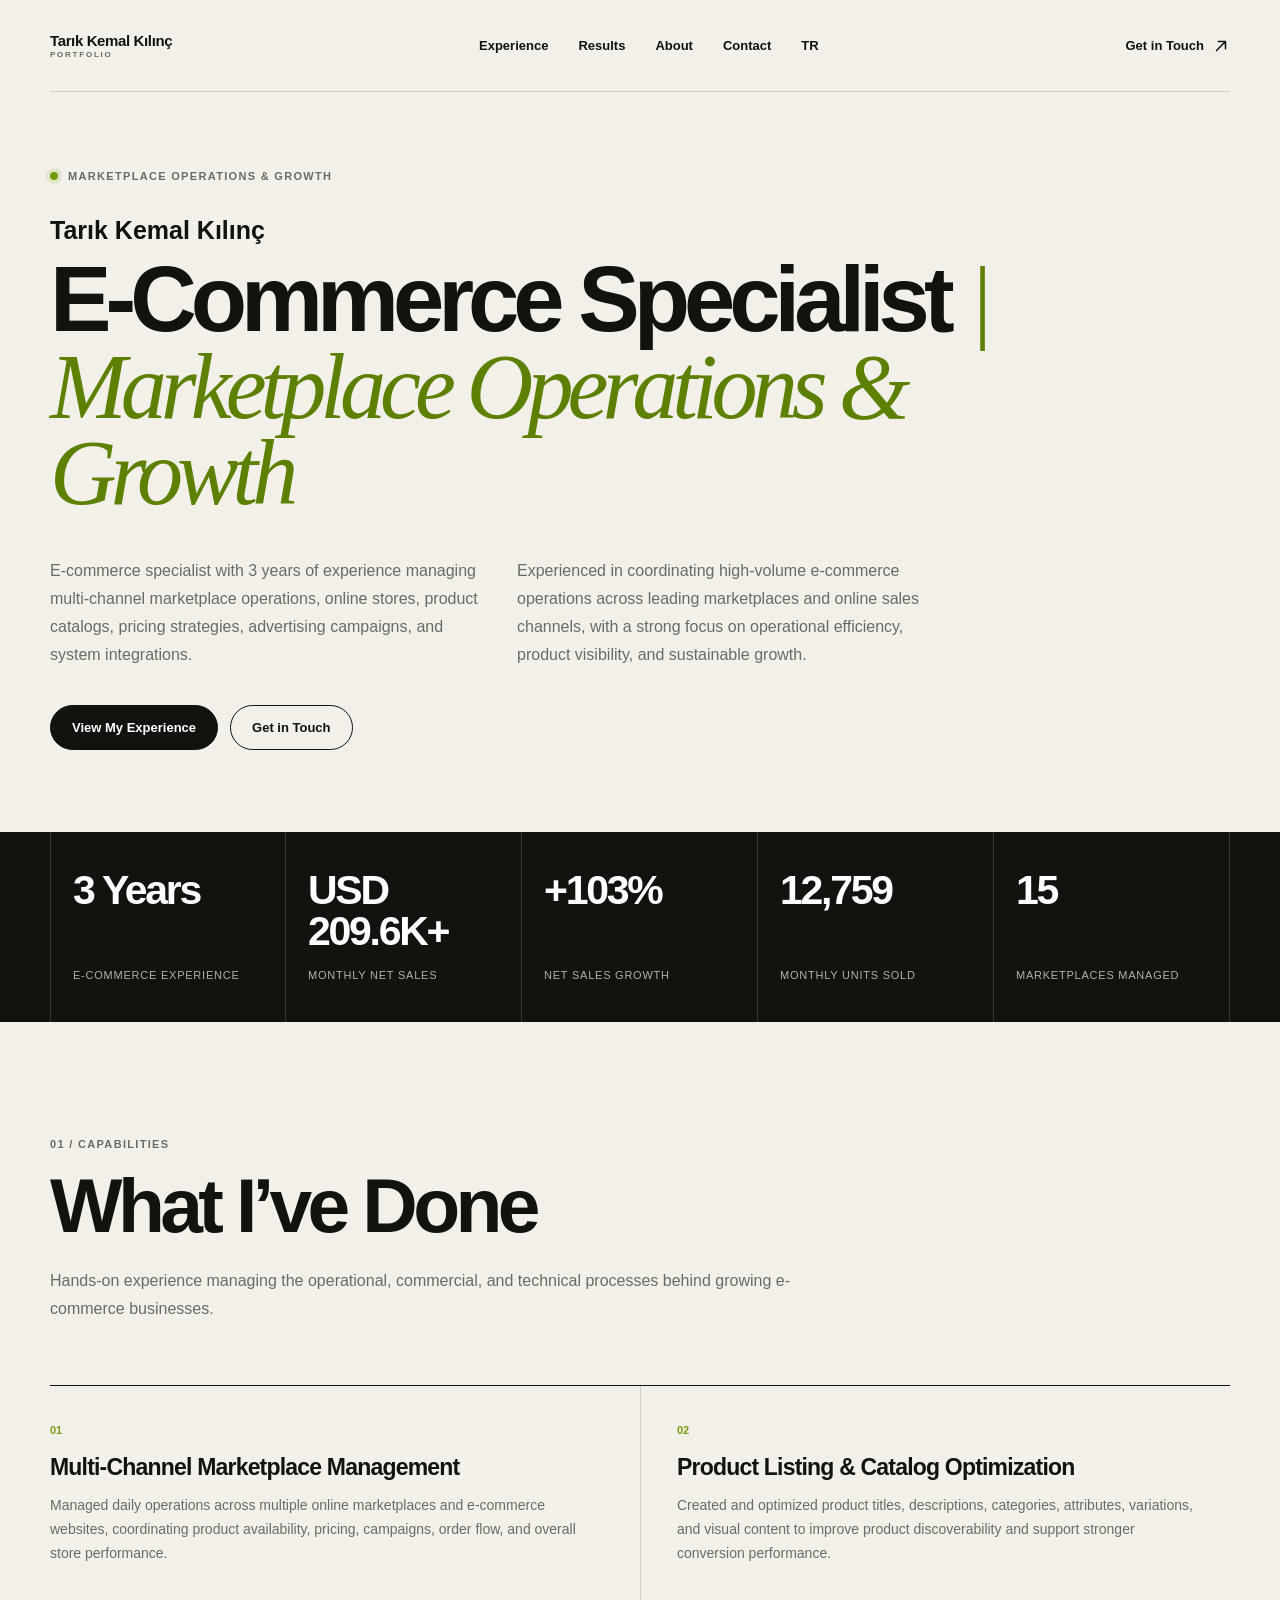
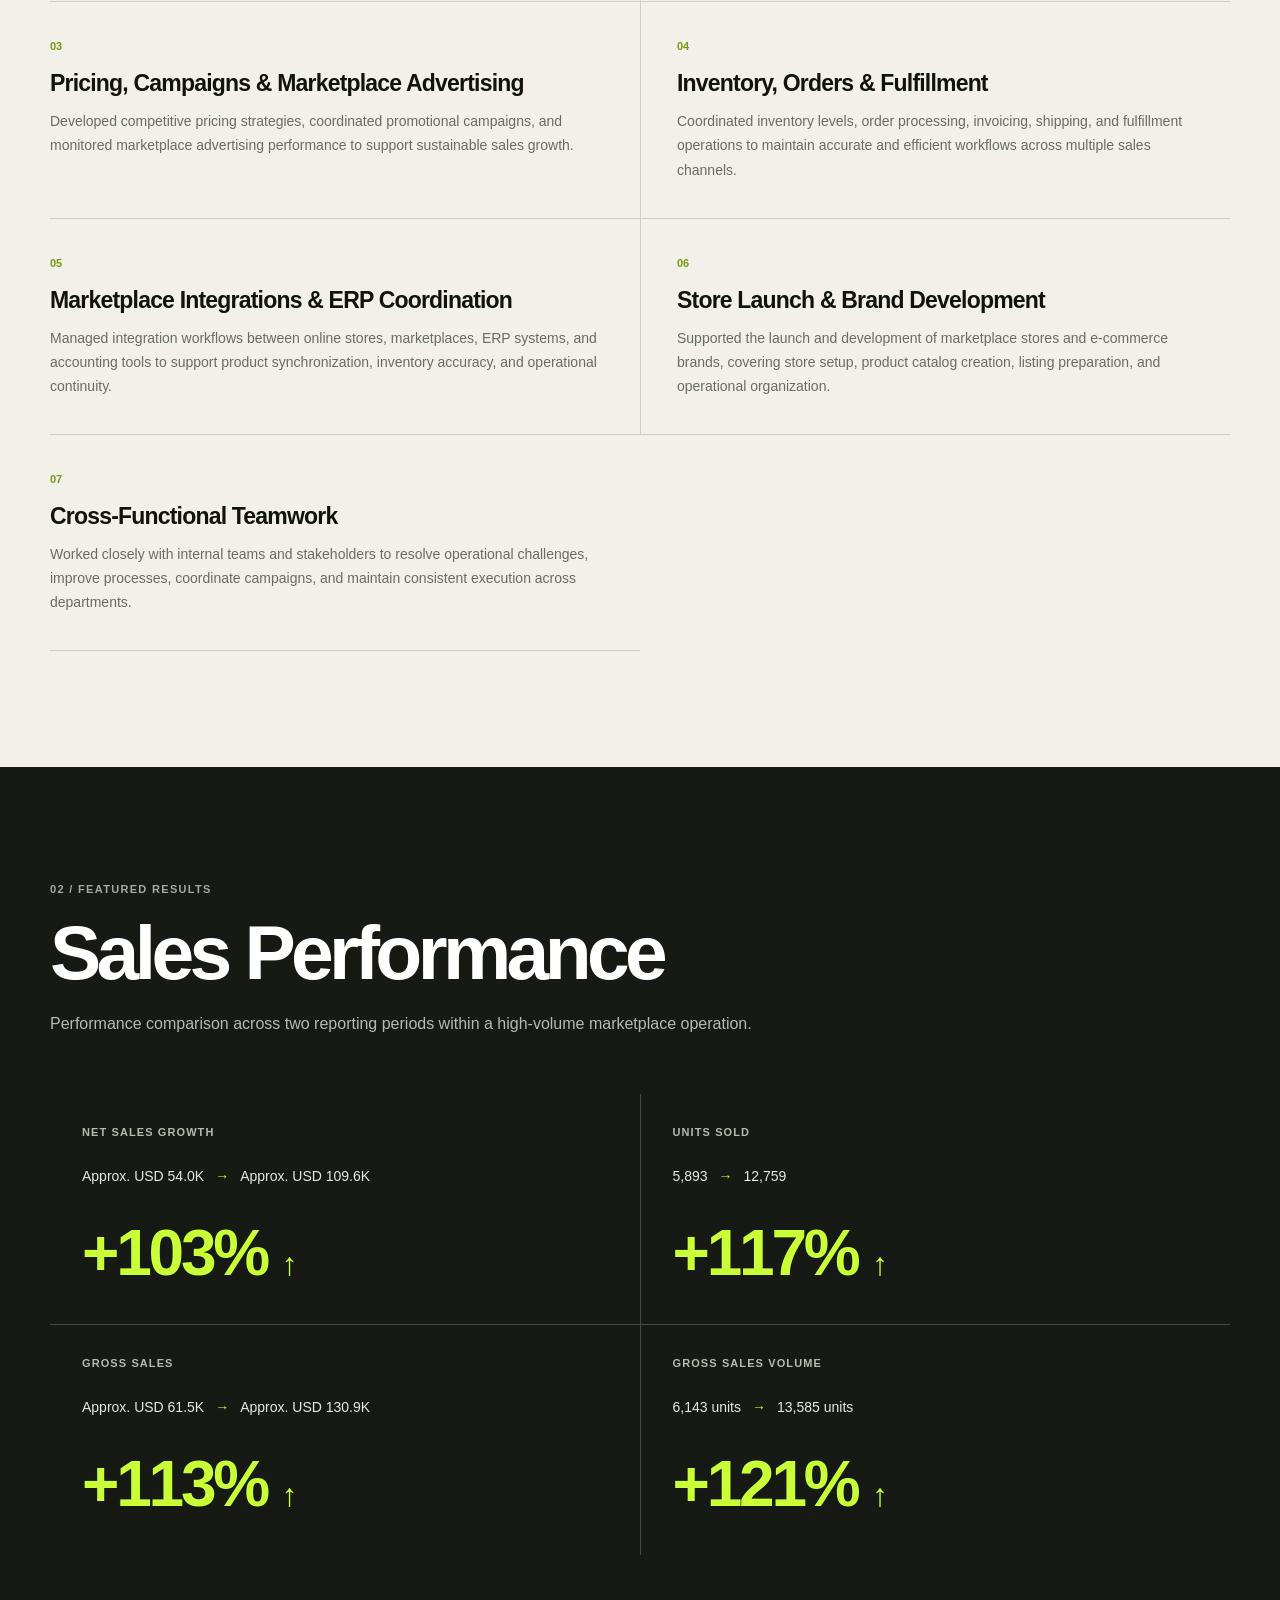
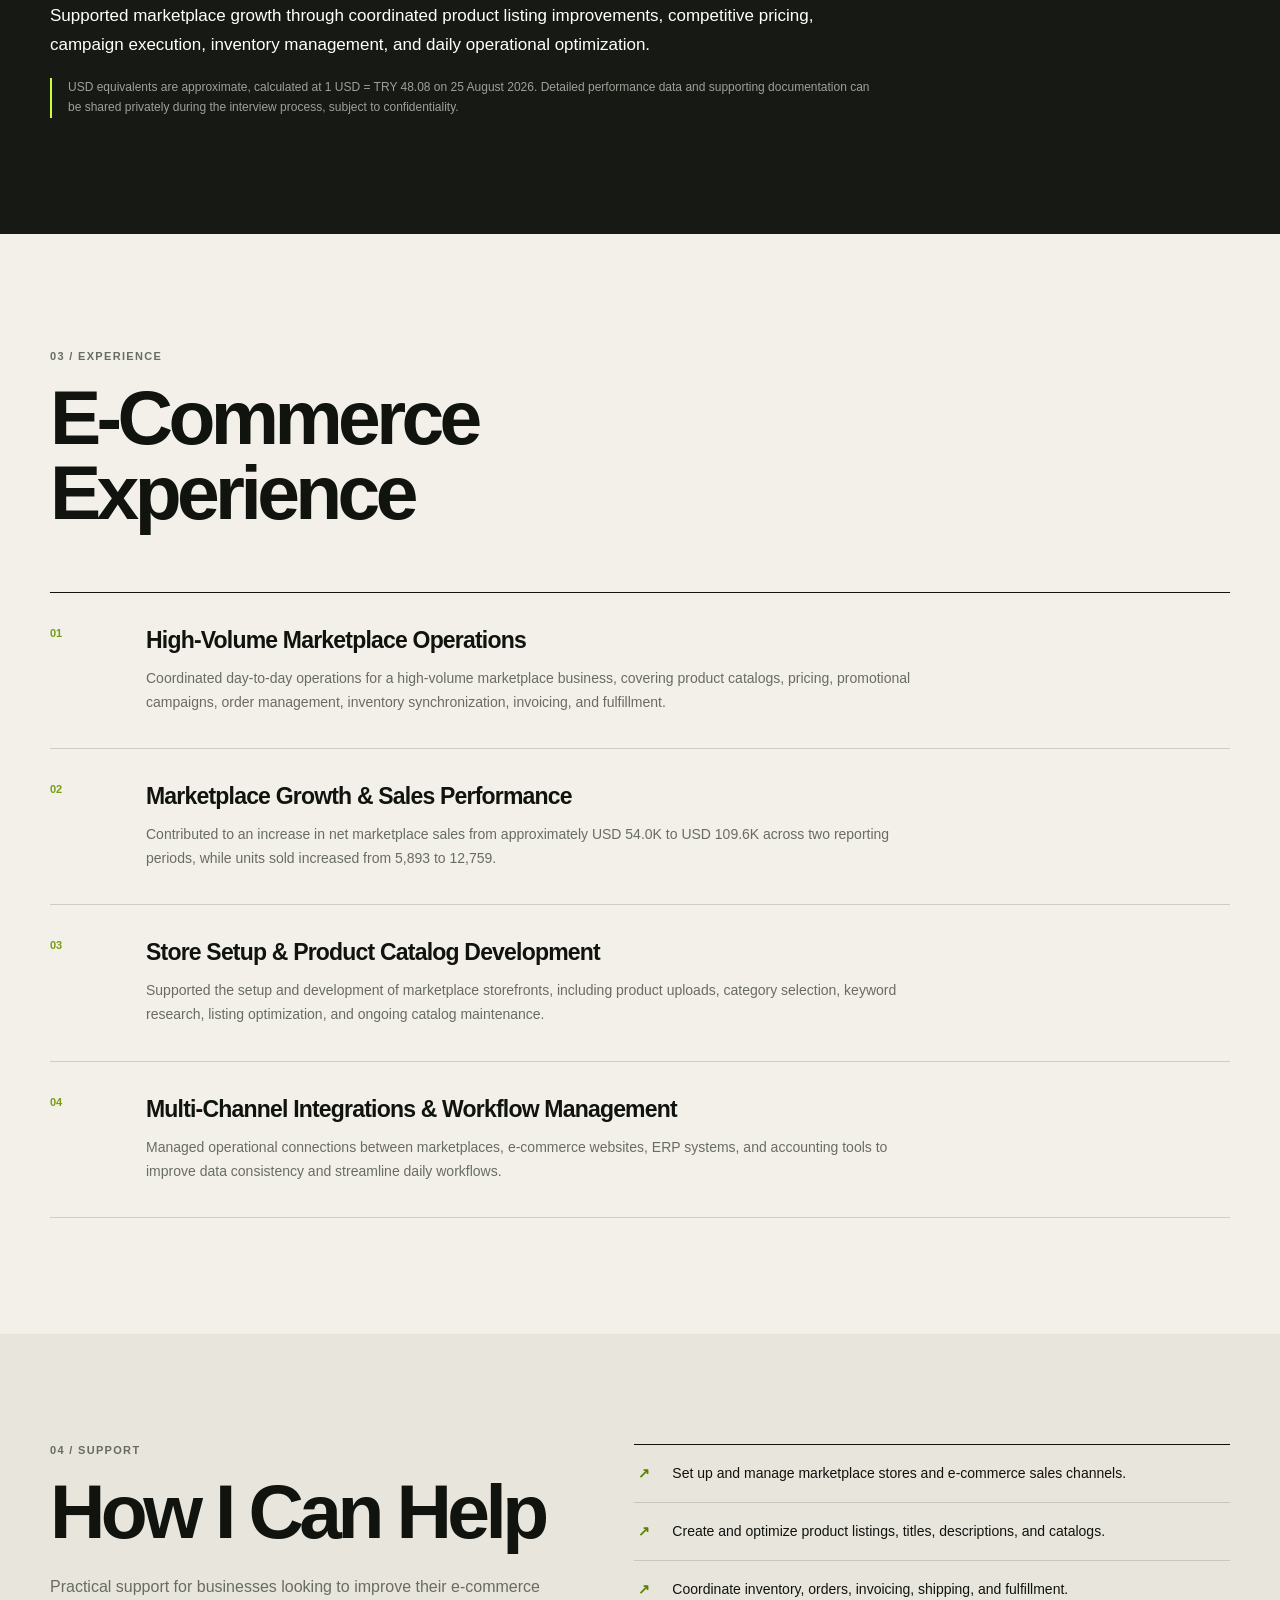
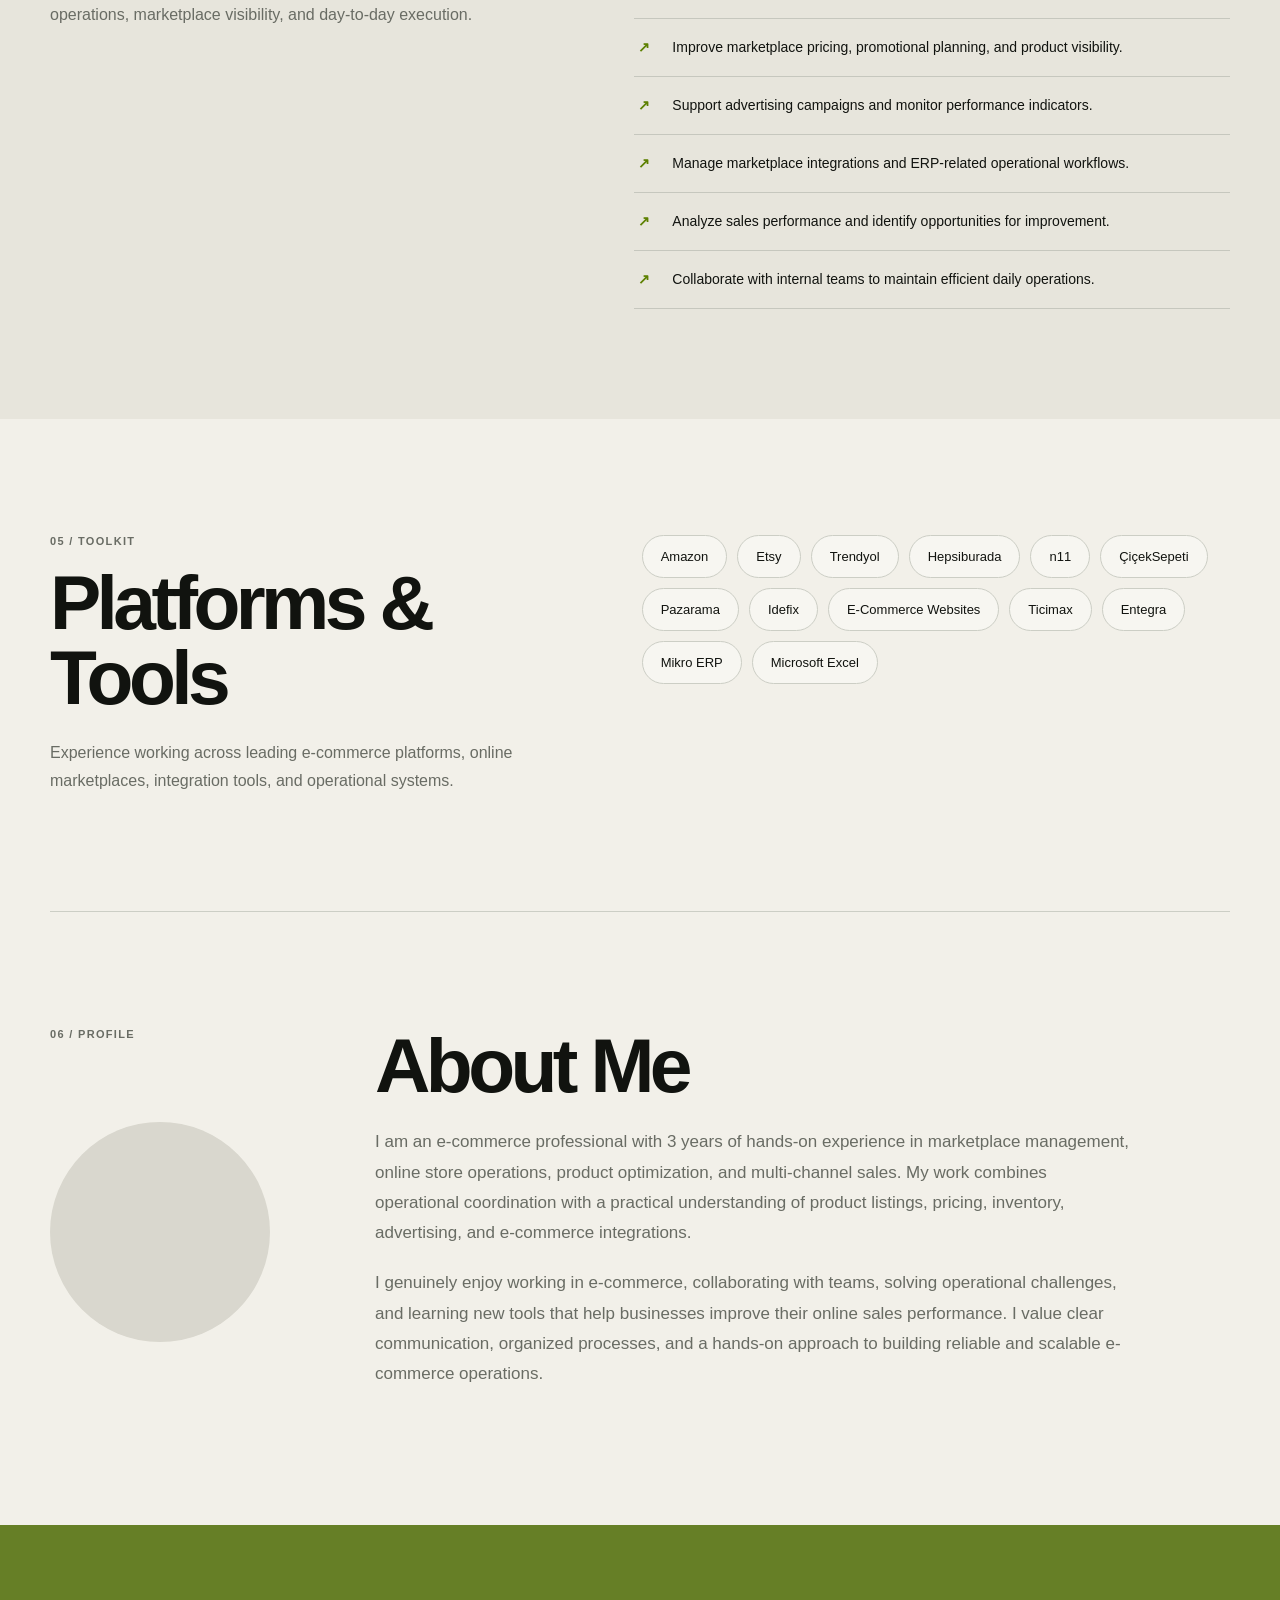
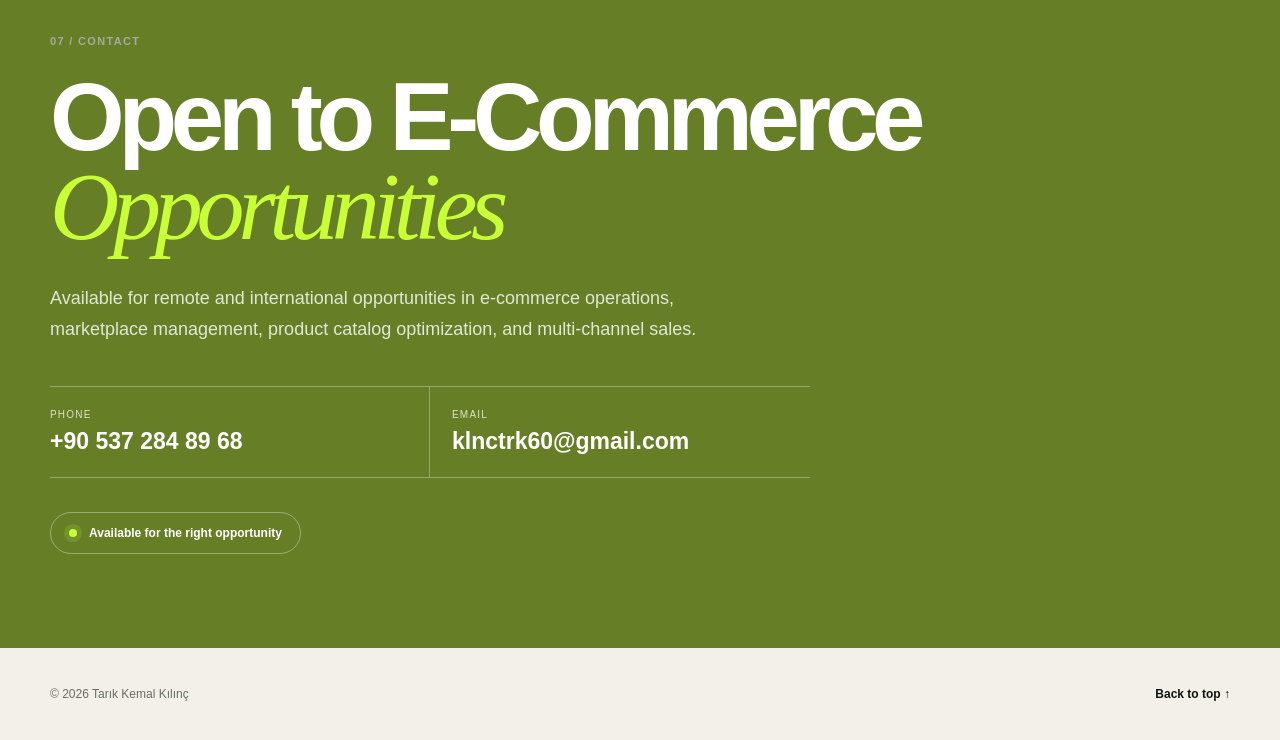
<file: en/index.html>
<!doctype html><html lang="en"><head><meta charset="utf-8"><meta name="viewport" content="width=device-width,initial-scale=1"><meta http-equiv="refresh" content="0;url=/"><title>Tarık Kemal Kılınç</title></head><body><p><a href="/">View the portfolio</a></p></body></html>
</file>
